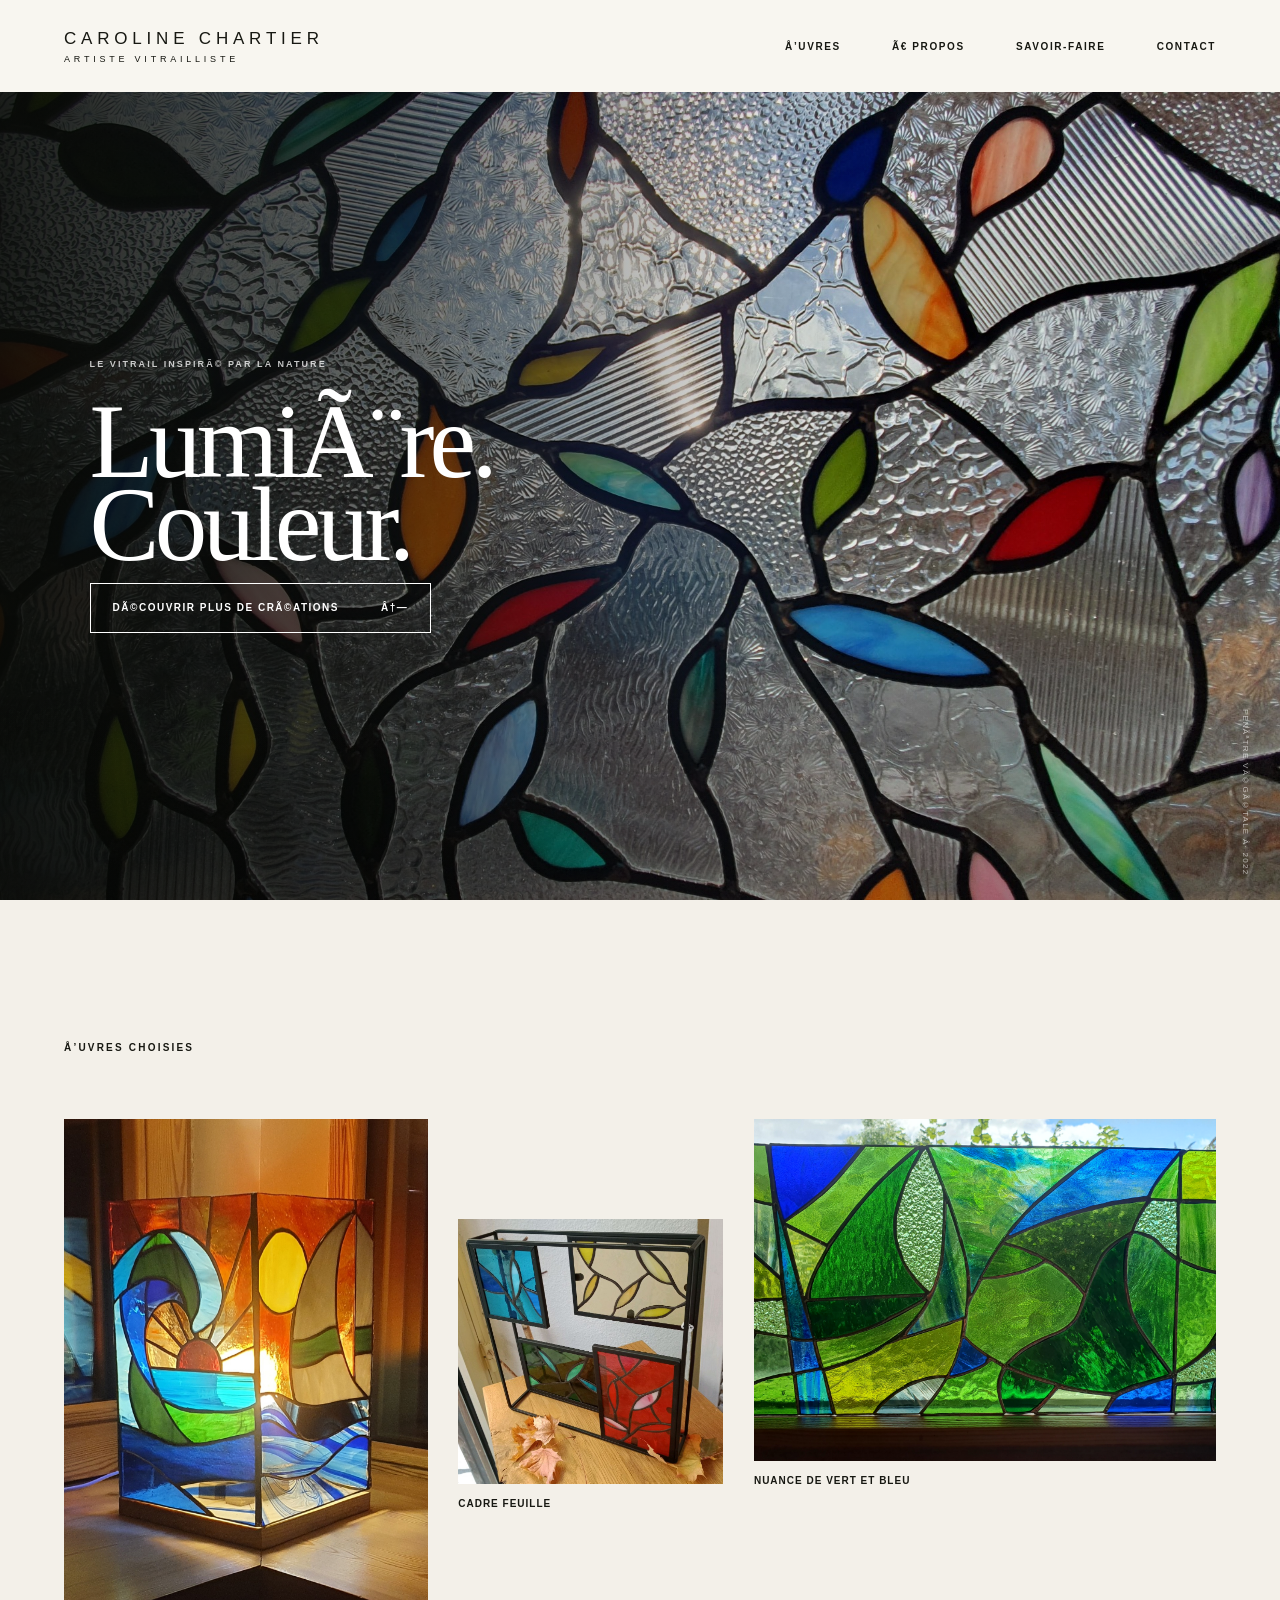
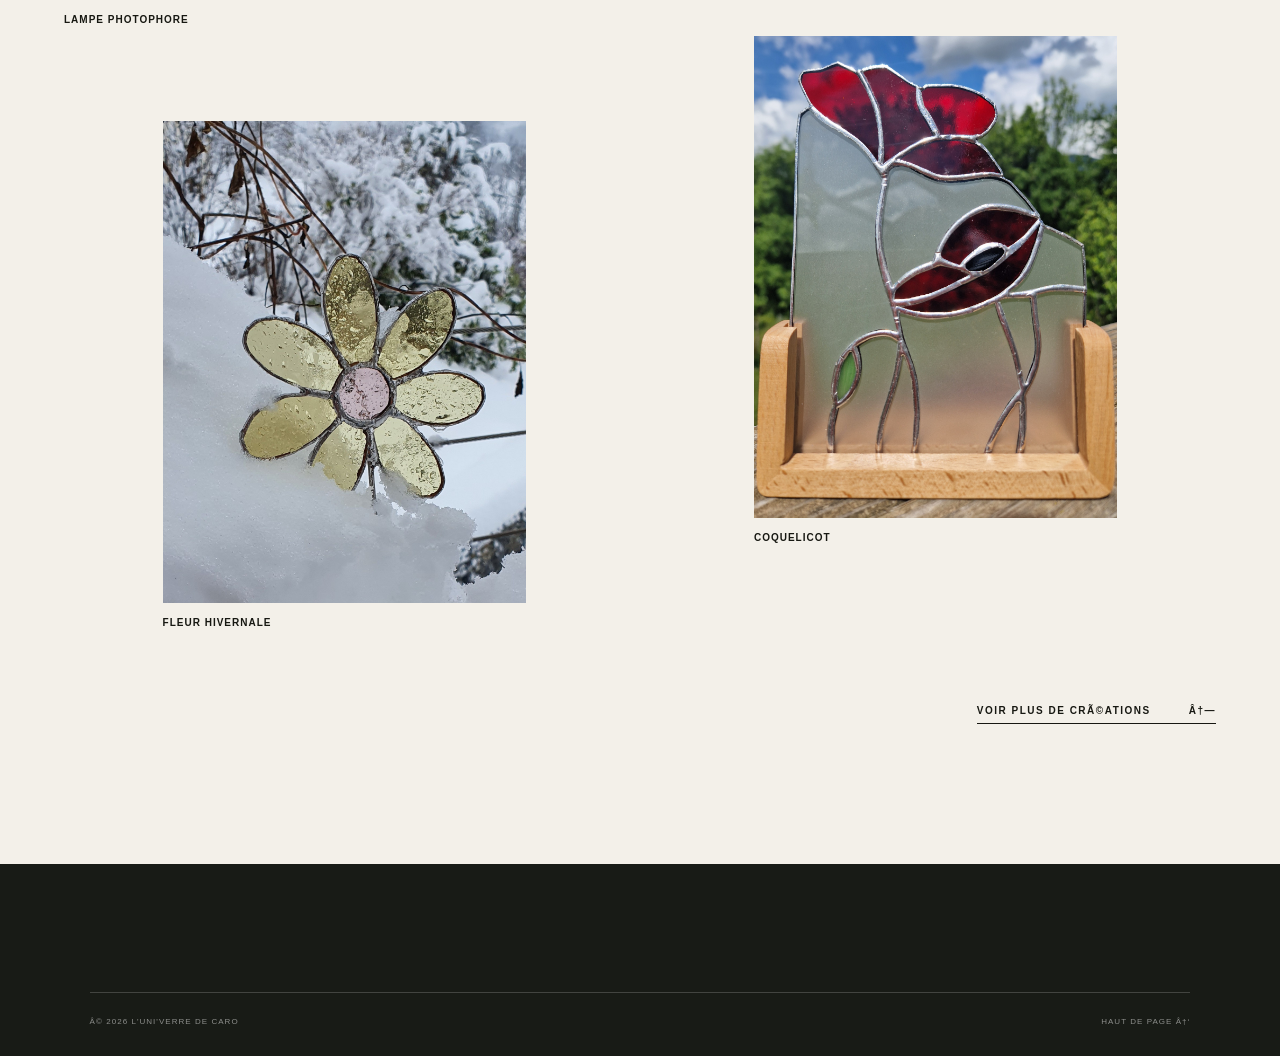
<file: index.html>
<!doctype html>
<html lang="fr">
<head>
  <!---<meta charset="utf-8">
  <meta name="viewport" content="width=device-width, initial-scale=1">
  <meta name="description" content="Vitraux artisanaux inspirés par la nature, l’architecture et la lumière naturelle.">
  --->
  <title>Caroline Chartier — Artiste vitrailliste</title>
  <link rel="icon" href="public/favicon.svg">
  <link rel="stylesheet" href="styles.css">
</head>
<body>
  <header class="site-header">
    <a class="brand" href="index.html" aria-label="Accueil Caroline Chartier"><span>Caroline Chartier</span><small>Artiste vitrailliste</small></a>
    <nav class="desktop-nav" aria-label="Navigation principale">
      <a href="work.html">Œuvres</a><a href="about.html">À propos</a><a href="process.html">Savoir-faire</a><!--<a href="commissions.html">Commandes</a>--><a href="contact.html">Contact</a>
    </nav>
    <details class="mobile-menu"><summary aria-label="Ouvrir le menu"><span></span><span></span></summary><nav aria-label="Navigation mobile">
      <a href="work.html"><small>01</small>Œuvres</a><a href="about.html"><small>02</small>À propos</a><a href="process.html"><small>03</small>Savoir-faire</a><!--<a href="commissions.html"><small>04</small>Commandes</a>--><a href="contact.html"><small>05</small>Contact</a>
    </nav></details>
  </header>

  <main id="top">
    <section class="hero">
      <div class="hero-copy">
        <p class="hero-kicker">Le vitrail inspiré par la nature</p>
        <h1>Lumière.<br>Couleur.</h1>
        <p></p>
        <!---<p class="hero-note">Blabla.</p>--->
        <a class="button button-light" href="work.html">Découvrir plus de créations <span aria-hidden="true">↗</span></a>
      </div>
      <p class="hero-caption">Fenêtre végétale · 2022</p>
    </section>

    <section class="featured-section">
      <div class="section-heading">
        <p class="eyebrow">Œuvres choisies</p>
        <!---<h2>Des pièces conçues<br>pour un lieu singulier.</h2>--->
      </div>
      <div class="featured-grid">
        <article class="project-card portrait"><span class="project-image-wrap"><img src="public/images/creations/lampe photophore vague.jpg" loading="lazy"></span><span class="project-meta"><span><strong>Lampe photophore</strong></span></span></article>

        <article class="project-card square"><span class="project-image-wrap"><img src="public/images/creations/cadre feuille.jpg" loading="lazy"></span><span class="project-meta"><span><strong>Cadre feuille</strong></span></span></article>

        <article class="project-card landscape"><span class="project-image-wrap"><img src="public/images/creations/fenetre nuance de vert et bleue.jpg" loading="lazy"></span><span class="project-meta"><span><strong>Nuance de vert et bleu</strong></span></span></article>

        <article class="project-card portrait"><span class="project-image-wrap"><img src="public/images/creations/fleur neige.jpg"  loading="lazy"></span><span class="project-meta"><span><strong>Fleur hivernale</strong></span></span></article>

        <article class="project-card portrait"><span class="project-image-wrap"><img src="public/images/creations/Bois coquelicot.jpg"  loading="lazy"></span><span class="project-meta"><span><strong>Coquelicot</strong></span></span></article>
      </div>
      <div class="featured-more"><a class="text-link" href="work.html">Voir plus de créations <span>↗</span></a></div>
    </section>

    <!---
    <section class="home-about">
      <div class="home-about-image"><img src="public/images/studio-process.jpg" alt="Artiste composant un motif botanique en vitrail sur son établi" loading="lazy"></div>
      <div class="home-about-copy"><p class="eyebrow">Rencontrer Elena</p><blockquote>« Je crée des vitraux qui saisissent la beauté de la lumière naturelle et transforment une pièce au fil de la journée. »</blockquote><p>Dans son atelier paisible de Portland, Elena réalise des vitraux architecturaux uniques, nourris par l’observation attentive et le savoir-faire traditionnel.</p><a class="text-link" href="about.html">À propos de l’artiste <span>↗</span></a></div>
    </section>
   

    <section class="home-process">
      <p class="section-number">01 — Le savoir-faire</p>
      <div><h2>Dessiné lentement.<br>Façonné à la main.<br><em>Éclairé par la nature.</em></h2><p>Du premier trait de crayon au polissage final, chaque étape est guidée par le lieu qui accueillera l’œuvre.</p><a class="button" href="process.html">Découvrir la fabrication <span>↗</span></a></div>
    </section>
  </main>
   -->

  <footer class="site-footer">
    <!---<div><p class="eyebrow">Une conversation en couleurs</p><h2>Un lieu<br>en tête ?</h2></div>
    <div class="footer-contact"><a class="text-link" href="commissions.html">Confier une commande <span>↗</span></a><a href="mailto:studio@elenamorgan.glass">studio@elenamorgan.glass</a></div>-->
    <div class="footer-bottom"><p>© <span data-year></span> l'Uni'Verre de Caro</p><a href="#top">Haut de page ↑</a></div>
  </footer>
  <script src="site.js"></script>
</body>
</html>
</file>
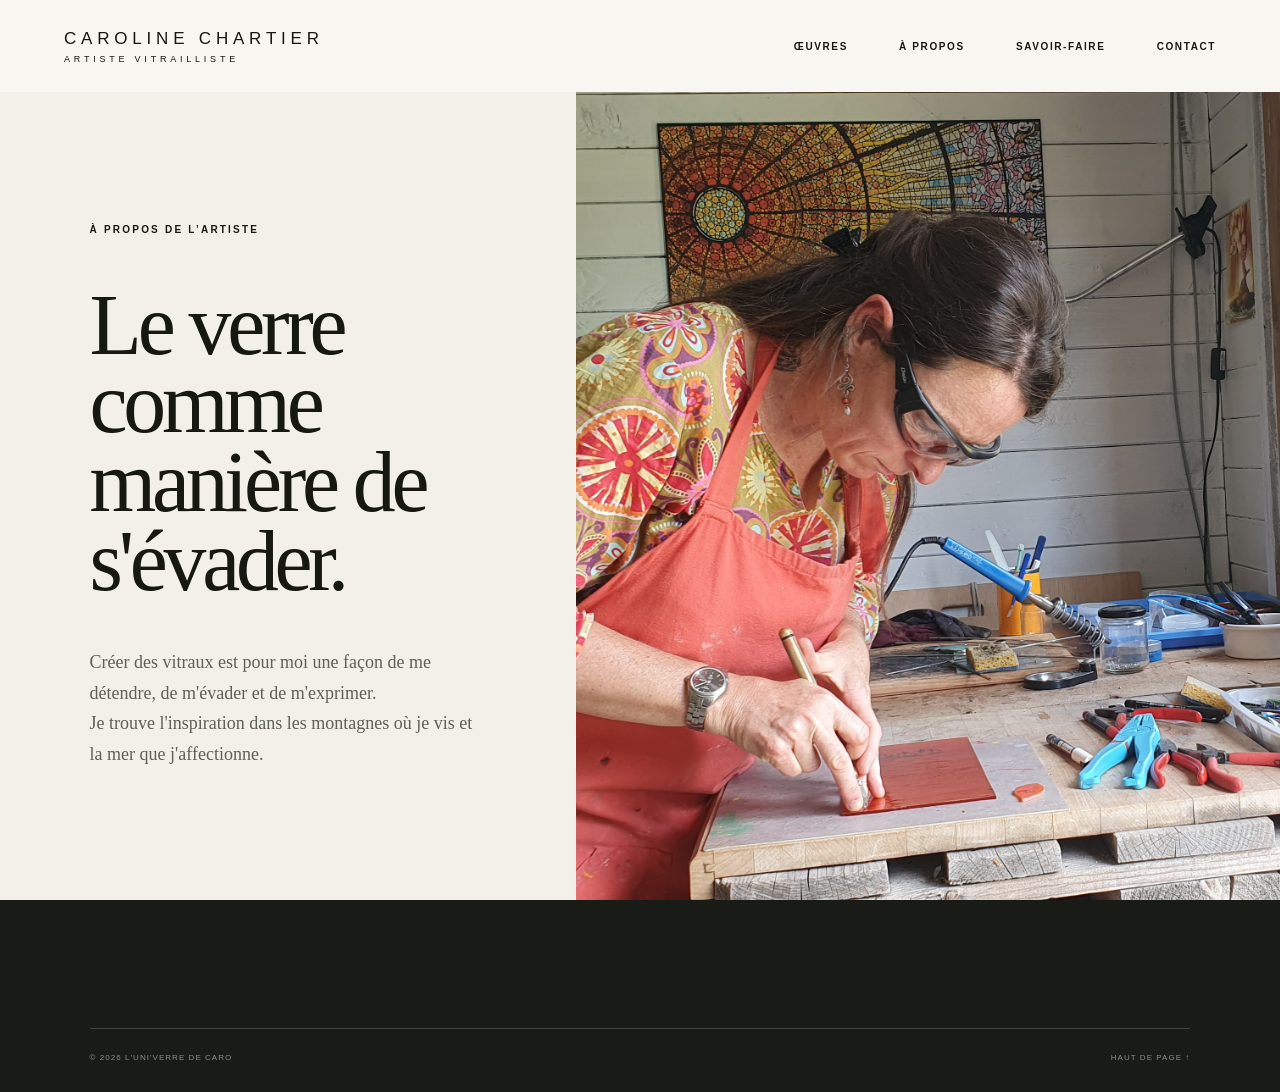
<file: about.html>
<!doctype html>
<html lang="fr">
<head><title>À propos — Caroline Chartier</title><link rel="icon" href="public/favicon.svg"><link rel="stylesheet" href="styles.css"></head>
<body>
  <header class="site-header">
    <a class="brand" href="index.html" aria-label="Accueil Caroline Chartier"><span>Caroline Chartier</span><small>Artiste vitrailliste</small></a>
    <nav class="desktop-nav" aria-label="Navigation principale">
      <a href="work.html">Œuvres</a><a href="about.html">À propos</a><a href="process.html">Savoir-faire</a><!--<a href="commissions.html">Commandes</a>--><a href="contact.html">Contact</a>
    </nav>
    <details class="mobile-menu"><summary aria-label="Ouvrir le menu"><span></span><span></span></summary><nav aria-label="Navigation mobile">
      <a href="work.html"><small>01</small>Œuvres</a><a href="about.html"><small>02</small>À propos</a><a href="process.html"><small>03</small>Savoir-faire</a><!--<a href="commissions.html"><small>04</small>Commandes</a>--><a href="contact.html"><small>05</small>Contact</a>
    </nav></details>
  </header>
  <main id="top">
  
    <section class="split-hero about-hero"><div class="split-copy"><p class="eyebrow">À propos de l’artiste</p><h1>Le verre comme<br>manière de s'évader.</h1><p class="lead">Créer des vitraux est pour moi une façon de me détendre, de m'évader et de m'exprimer. <br> Je trouve l'inspiration dans les montagnes où je vis et la mer que j'affectionne.</p></div><div class="split-image"><img src="public/images/coupe du verre.jpg"></div></section>
  
  <!---<section class="story-section"><p class="section-number">01 — Parcours</p><div class="story-copy"><h2>« Je souhaite qu’une fenêtre donne l’impression d’avoir toujours appartenu à la pièce. »</h2><div class="columns"><p>Après des études d’illustration et de vitrail traditionnel, Elena fonde son atelier à Portland en 2014. Ses premières œuvres explorent de petits panneaux botaniques ; aujourd’hui, sa pratique s’étend des luminaires intimistes aux commandes architecturales.</p><p>Chaque projet est façonné lentement, à la main. Les variations de couleur, de texture et de ligne demeurent visibles — elles témoignent à la fois de la matière et du geste.</p></div></div></section> 

  <section class="values-strip"><article><span>01</span><h3>Inspiré par le lieu</h3><p>Chaque création répond à l’architecture, au paysage et à la course quotidienne du soleil.</p></article><article><span>02</span><h3>Façonné à la main</h3><p>Découpé, serti, soudé et patiné dans l’atelier de Portland selon des méthodes durables.</p></article><article><span>03</span><h3>Fait pour durer</h3><p>Des œuvres pensées pour gagner en beauté et en sens au fil des générations.</p></article></section>
  </main>
  --->


  <footer class="site-footer">
    <!---<div><p class="eyebrow">Une conversation en couleurs</p><h2>Un lieu<br>en tête ?</h2></div>
    <div class="footer-contact"><a class="text-link" href="commissions.html">Confier une commande <span>↗</span></a><a href="mailto:studio@elenamorgan.glass">studio@elenamorgan.glass</a></div>-->
    <div class="footer-bottom"><p>© <span data-year></span> l'Uni'Verre de Caro</p><a href="#top">Haut de page ↑</a></div>
  </footer>
  <script src="site.js"></script>
</body></html>
</file>
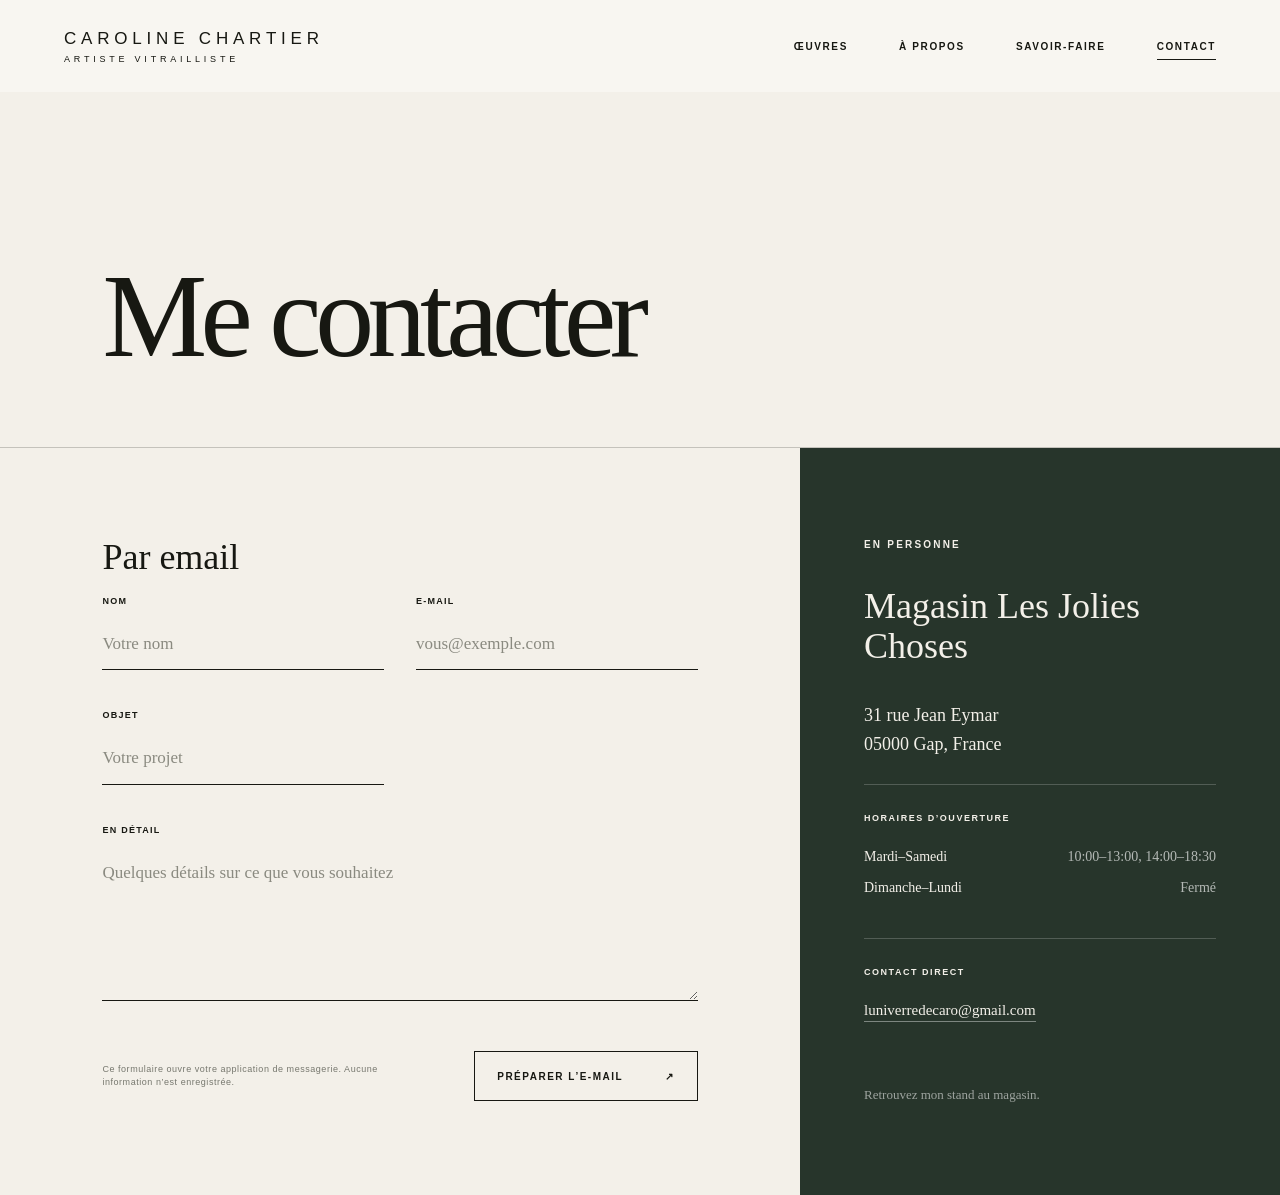
<file: contact.html>
<!doctype html>
<html lang="fr">
<head><meta charset="utf-8"><meta name="viewport" content="width=device-width, initial-scale=1"><meta name="description" content="Contactez Caroline Chartier, artiste vitrailliste, par e-mail ou retrouvez ses créations à Gap."><title>Contact — Caroline Chartier</title><link rel="icon" href="public/favicon.svg"><link rel="stylesheet" href="styles.css"></head>
<body>
  <header class="site-header">
    <a class="brand" href="index.html" aria-label="Accueil Caroline Chartier"><span>Caroline Chartier</span><small>Artiste vitrailliste</small></a>
    <nav class="desktop-nav" aria-label="Navigation principale">
      <a href="work.html">Œuvres</a><a href="about.html">À propos</a><a href="process.html">Savoir-faire</a><!--<a href="commissions.html">Commandes</a>--><a class="static-current" href="contact.html">Contact</a>
    </nav>
    <details class="mobile-menu"><summary aria-label="Ouvrir le menu"><span></span><span></span></summary><nav aria-label="Navigation mobile">
      <a href="work.html"><small>01</small>Œuvres</a><a href="about.html"><small>02</small>À propos</a><a href="process.html"><small>03</small>Savoir-faire</a><!--<a href="commissions.html"><small>04</small>Commandes</a>--><a href="contact.html"><small>05</small>Contact</a>
    </nav></details>
  </header>
  <main id="top">
    <section class="contact-heading"><h1>Me contacter</h1></section>
    <section class="contact-layout">
      <div class="contact-form-wrap"><h2>Par email</h2>
        <form class="contact-form" data-mailto-form data-recipient="luniverredecaro@gmail.com">
          <label><span>Nom</span><input name="name" type="text" autocomplete="name" required placeholder="Votre nom"></label>
          <label><span>E-mail</span><input name="email" type="email" autocomplete="email" required placeholder="vous@exemple.com"></label>
          <label><span>Objet</span><input name="objet" type="text" required placeholder="Votre projet"></label>
          <label class="full"><span>En détail</span><textarea name="message" required rows="5" placeholder="Quelques détails sur ce que vous souhaitez"></textarea></label>
          <div class="form-submit"><p class="static-contact-status" data-form-status aria-live="polite">Ce formulaire ouvre votre application de messagerie. Aucune information n’est enregistrée.</p><button class="button" type="submit">Préparer l’e-mail <span>↗</span></button></div>
        </form>
      </div>
      <aside class="visit-card"><p class="eyebrow">En personne</p><h2>Magasin Les Jolies Choses</h2>
        <address><span>31 rue Jean Eymar</span><span>05000 Gap, France</span></address>
        <div class="hours"><h3>Horaires d’ouverture</h3><p><span>Mardi–Samedi</span><strong>10:00–13:00, 14:00–18:30</strong></p><p><span>Dimanche–Lundi</span><strong>Fermé</strong></p></div><div class="direct-contact"><h3>Contact direct</h3><a href="mailto:luniverredecaro@gmail.com">luniverredecaro@gmail.com</a></div><p class="visit-note">Retrouvez mon stand au magasin.</p></aside>
    </section>
  </main>
  <script src="site.js"></script>
</body></html>
</file>
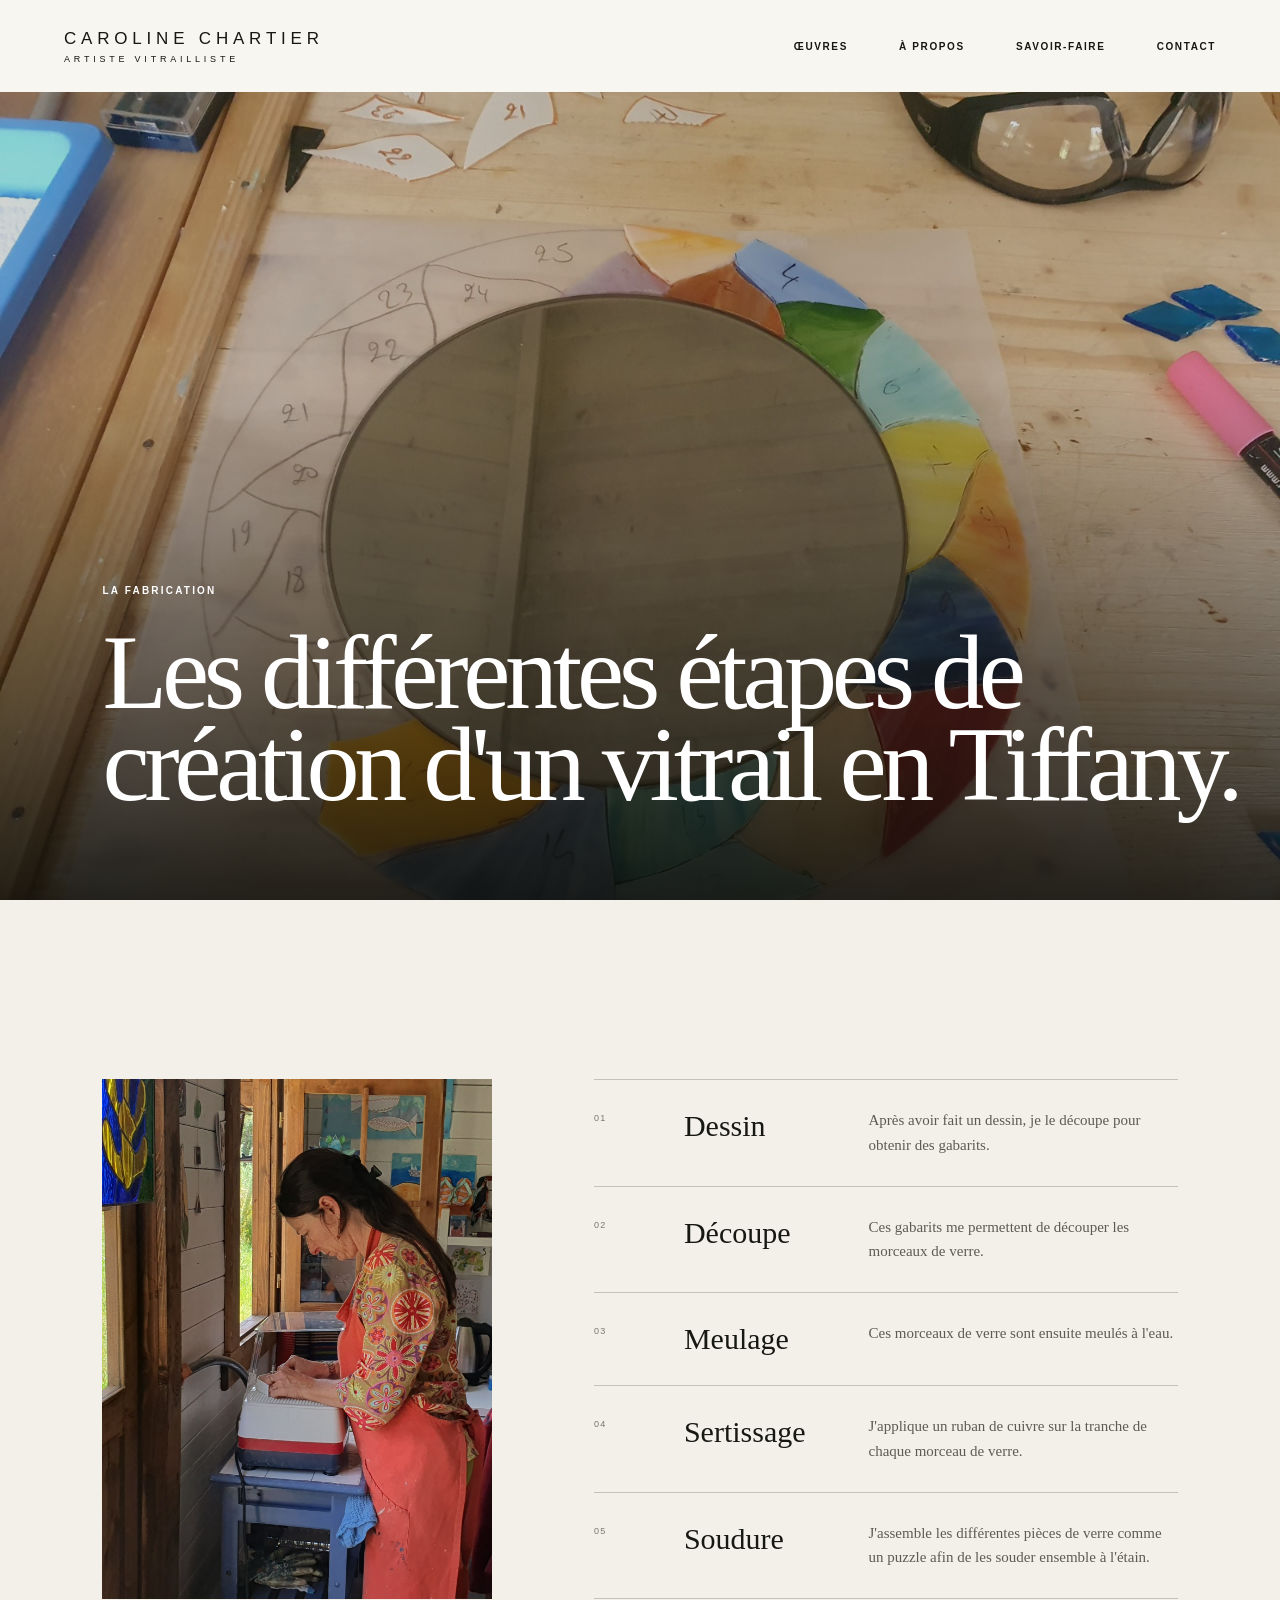
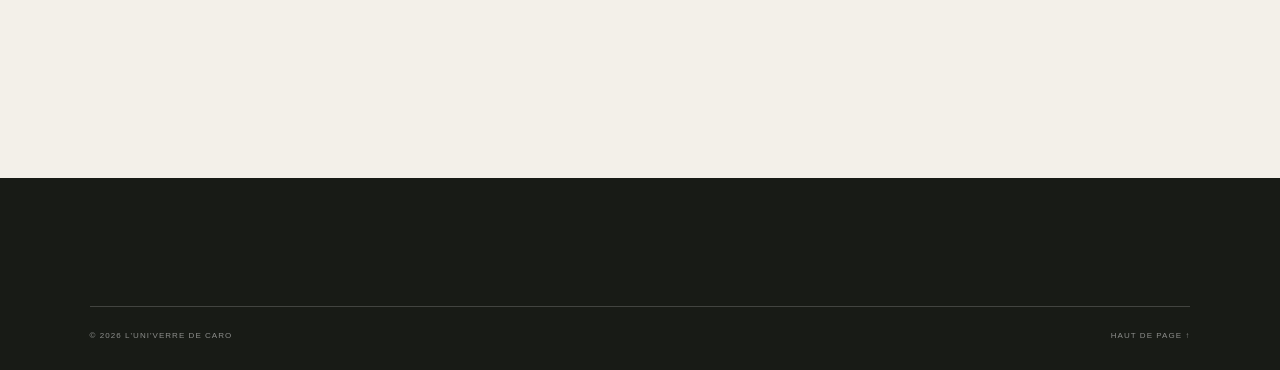
<file: process.html>
<!doctype html>
<html lang="fr">
<head><title>Savoir-faire — Caroline Chartier</title><link rel="icon" href="public/favicon.svg"><link rel="stylesheet" href="styles.css"></head>
<body>
  <header class="site-header">
    <a class="brand" href="index.html" aria-label="Accueil Caroline Chartier"><span>Caroline Chartier</span><small>Artiste vitrailliste</small></a>
    <nav class="desktop-nav" aria-label="Navigation principale">
      <a href="work.html">Œuvres</a><a href="about.html">À propos</a><a href="process.html">Savoir-faire</a><!--<a href="commissions.html">Commandes</a>--><a href="contact.html">Contact</a>
    </nav>
    <details class="mobile-menu"><summary aria-label="Ouvrir le menu"><span></span><span></span></summary><nav aria-label="Navigation mobile">
      <a href="work.html"><small>01</small>Œuvres</a><a href="about.html"><small>02</small>À propos</a><a href="process.html"><small>03</small>Savoir-faire</a><!--<a href="commissions.html"><small>04</small>Commandes</a>--><a href="contact.html"><small>05</small>Contact</a>
    </nav></details>
  </header>
  <main id="top">

  <section class="process-hero"><img src="public/images/creations/vitrail en cours.jpeg"><div><p class="eyebrow">La fabrication</p><h1>Les différentes étapes de création d'un vitrail en Tiffany.</h1></div></section>

  <section class="process-list">
    <div class="split-image"><img src="public/images/meulage.jpg" alt="Les mains d’Elena Morgan disposant du verre sur son établi"></div>
    
    <div>
      <!--<article><span>01</span><h3>Écouter</h3><p>Tout commence par le lieu : photographies, dimensions, architecture, paysage et atmosphère souhaitée.</p></article>-->
      <article><span>01</span><h3>Dessin</h3><p>Après avoir fait un dessin, je le découpe pour obtenir des gabarits.</p></article>
      <article><span>02</span><h3>Découpe</h3><p>Ces gabarits me permettent de découper les morceaux de verre.</p></article>
      <article><span>03</span><h3>Meulage</h3><p>Ces morceaux de verre sont ensuite meulés à l'eau.</p></article>
      <article><span>04</span><h3>Sertissage</h3><p>J'applique un ruban de cuivre sur la tranche de chaque morceau de verre.</p></article>
      <article><span>05</span><h3>Soudure</h3><p>J'assemble les différentes pièces de verre comme un puzzle afin de les souder ensemble à l'étain.</p></article>
    </div></section>
  </main>
  
   <footer class="site-footer">
    <!---<div><p class="eyebrow">Une conversation en couleurs</p><h2>Un lieu<br>en tête ?</h2></div>
    <div class="footer-contact"><a class="text-link" href="commissions.html">Confier une commande <span>↗</span></a><a href="mailto:studio@elenamorgan.glass">studio@elenamorgan.glass</a></div>-->
    <div class="footer-bottom"><p>© <span data-year></span> l'Uni'Verre de Caro</p><a href="#top">Haut de page ↑</a></div>
  </footer>
  <script src="site.js"></script>
</body></html>
</file>
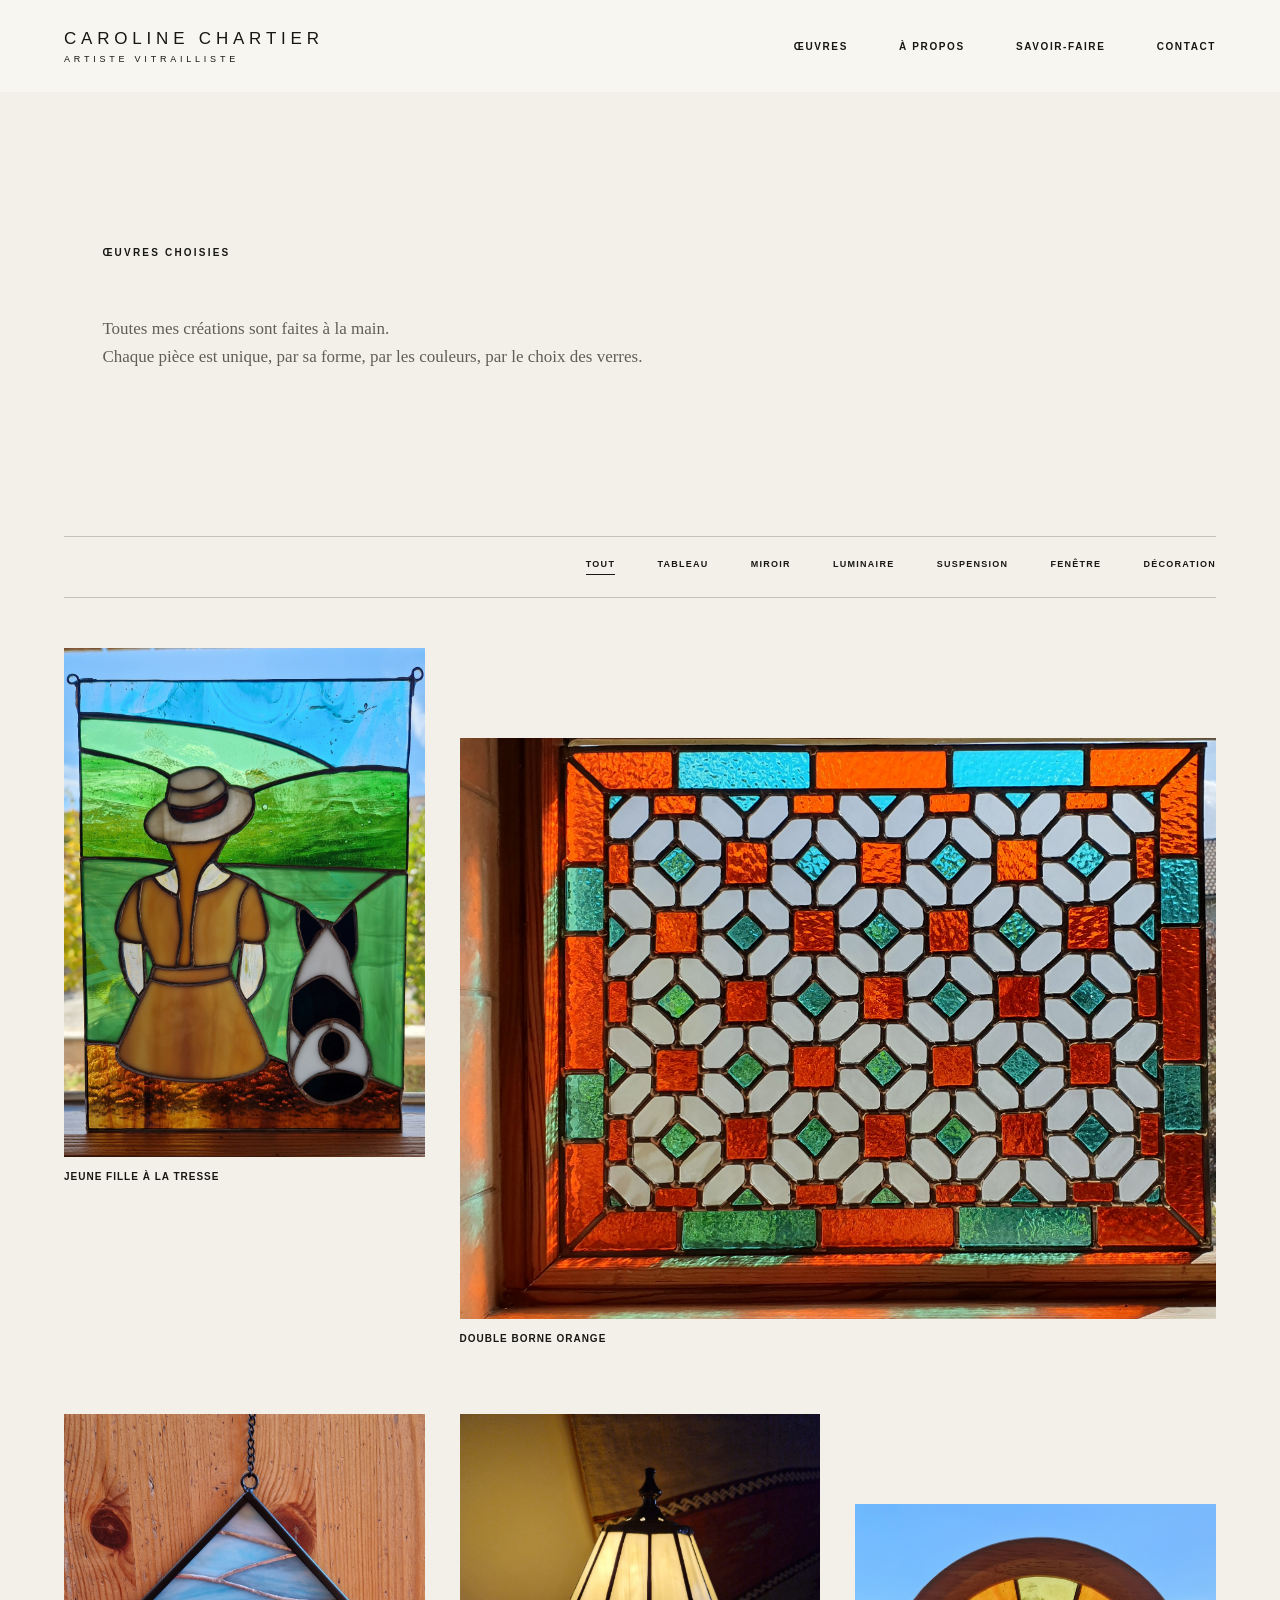
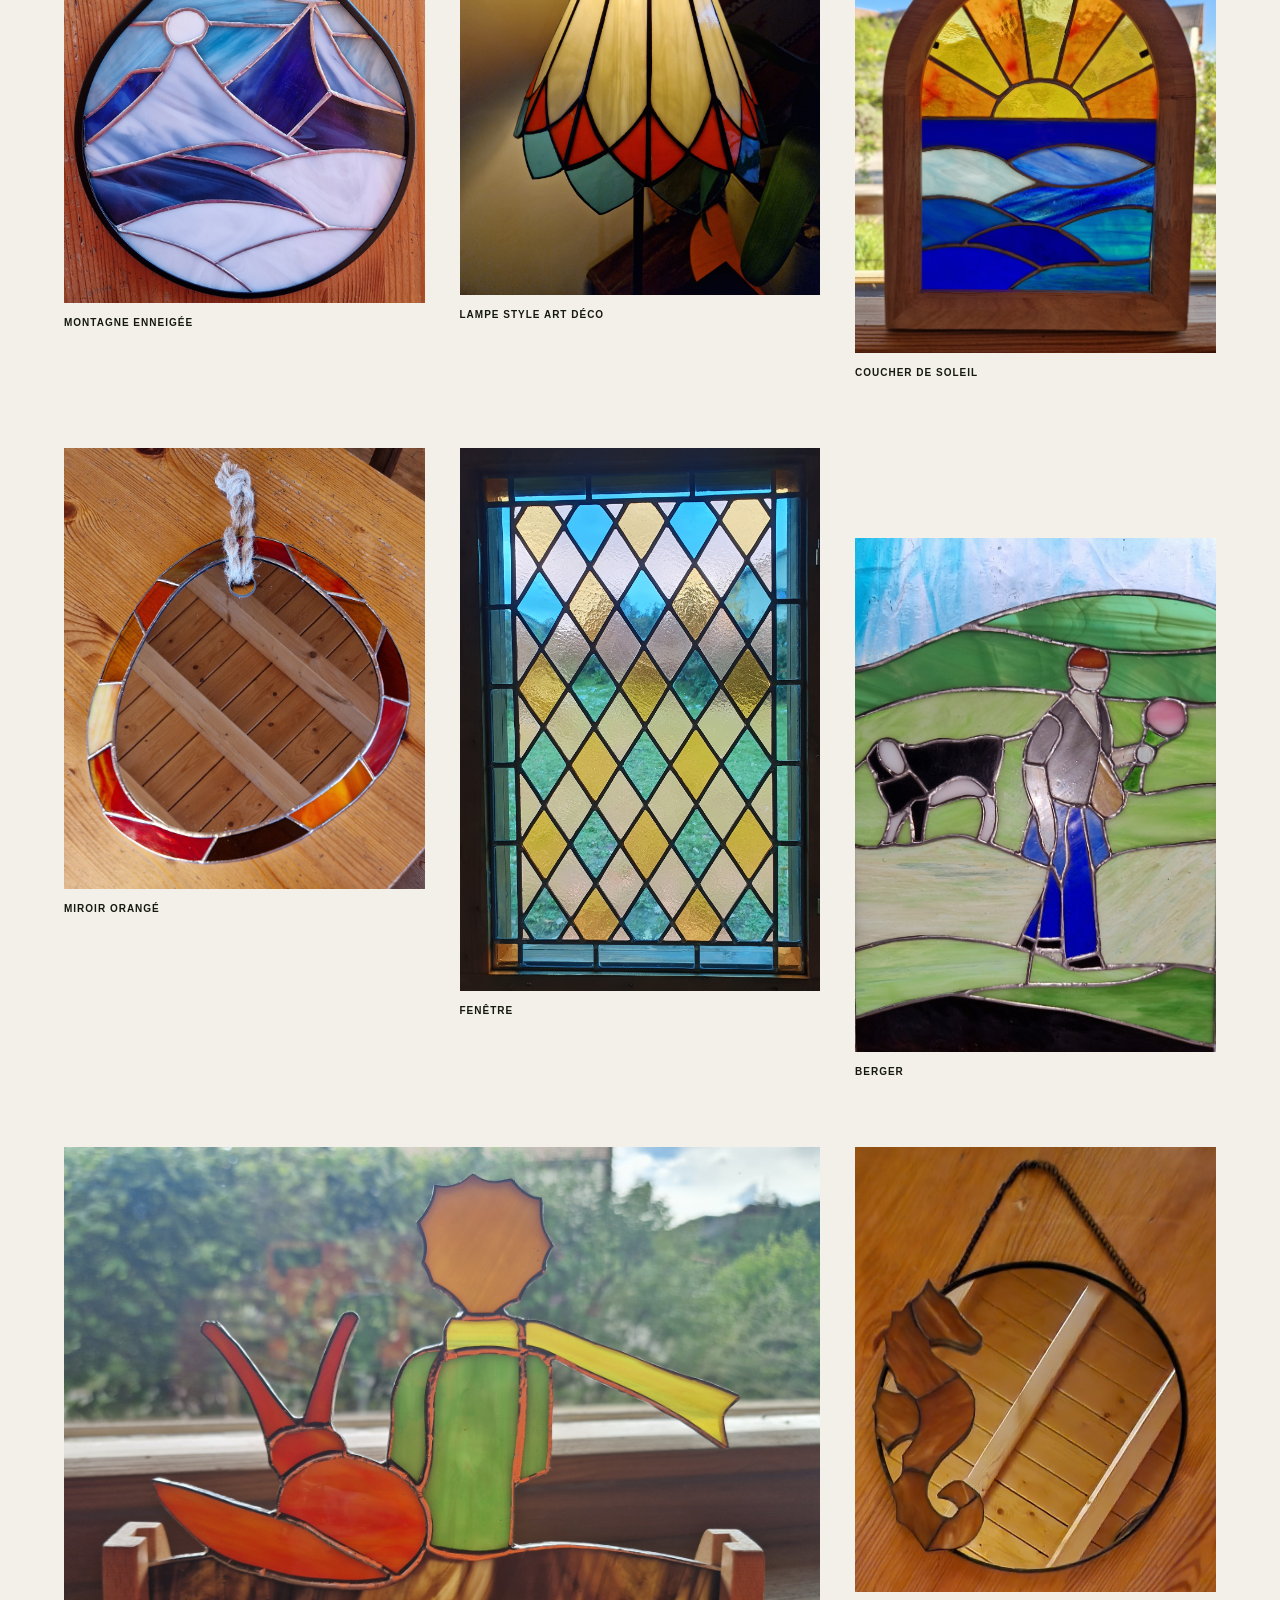
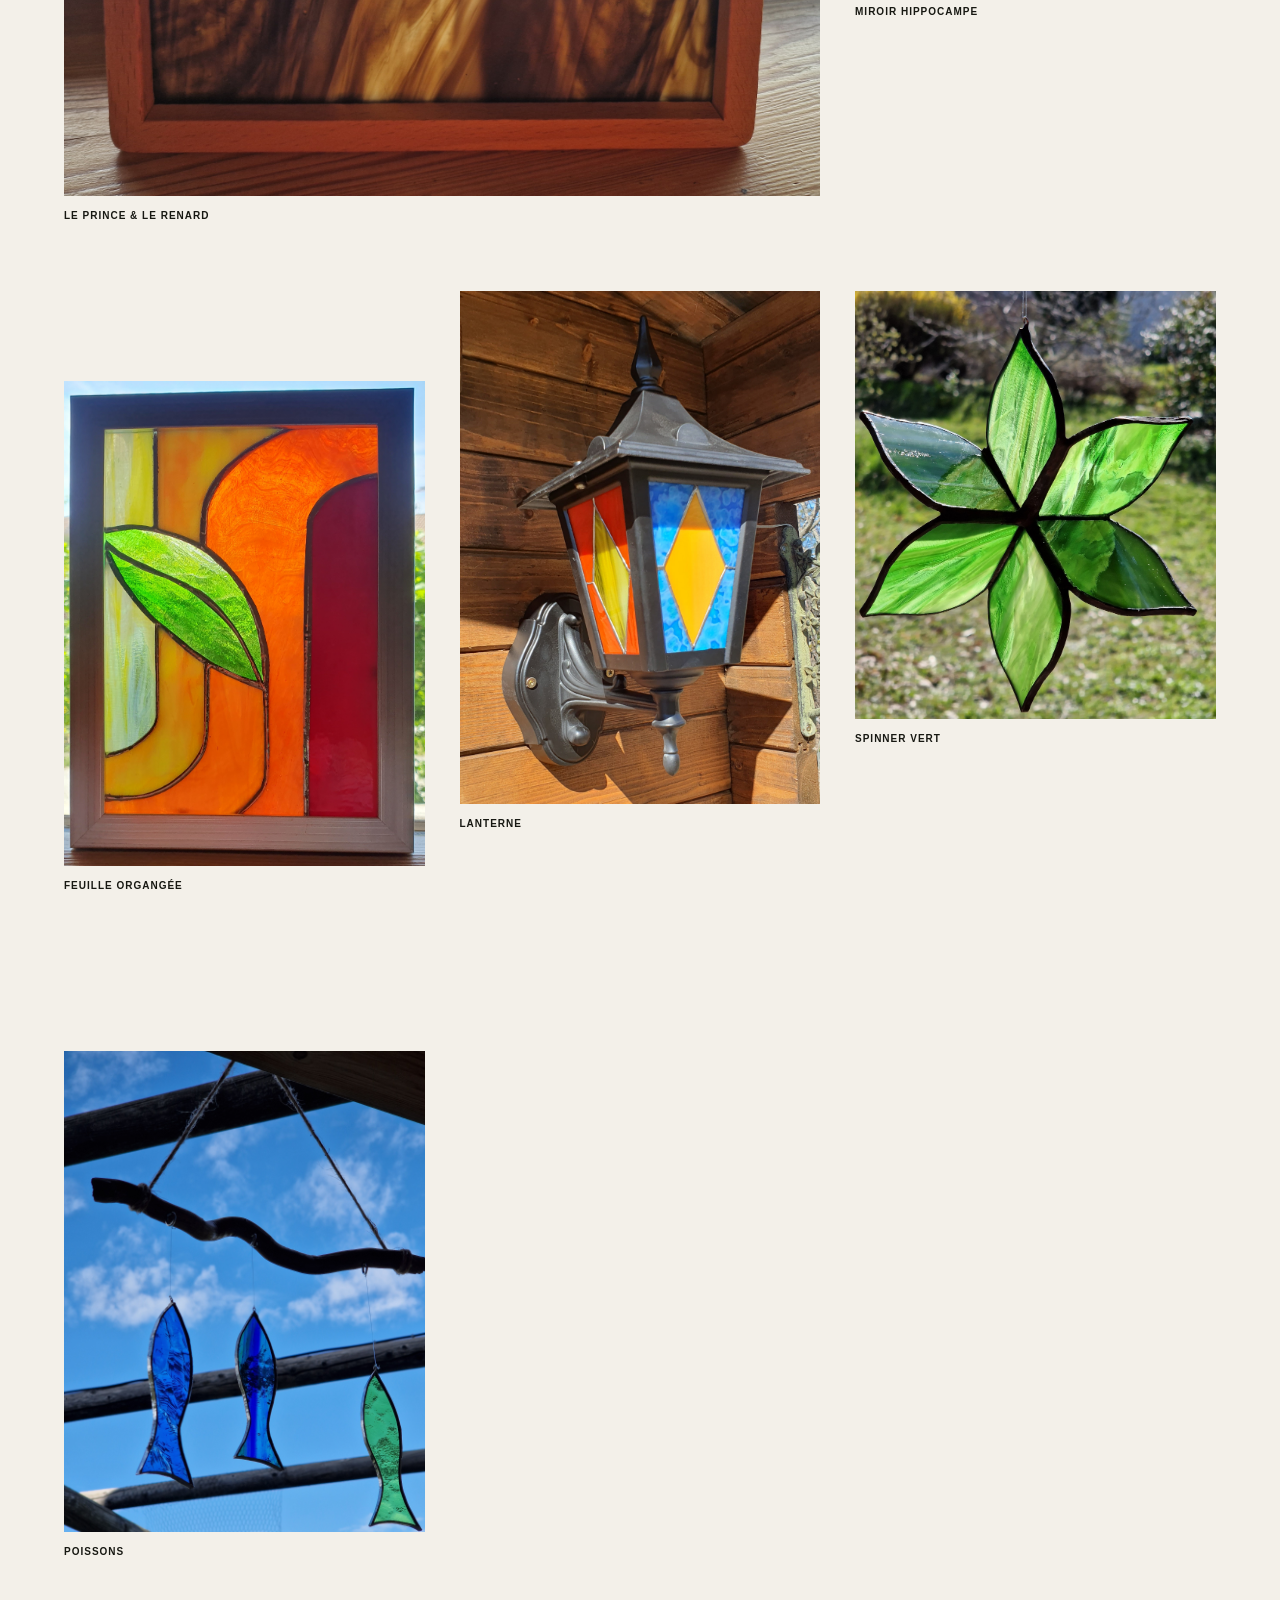
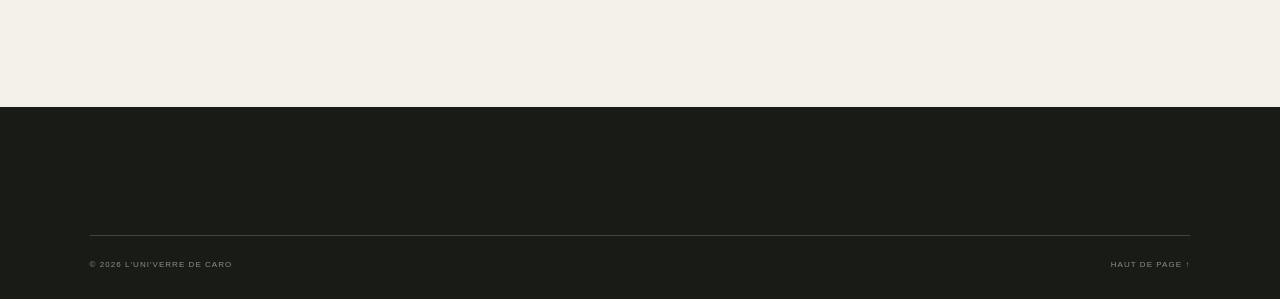
<file: work.html>
<!doctype html>
<html lang="fr">
<head>
  <title>Œuvres choisies — Caroline Chartier</title><link rel="icon" href="public/favicon.svg"><link rel="stylesheet" href="styles.css">
</head>
<body>
  <header class="site-header">
    <a class="brand" href="index.html" aria-label="Accueil Caroline Chartier"><span>Caroline Chartier</span><small>Artiste vitrailliste</small></a>
    <nav class="desktop-nav" aria-label="Navigation principale">
      <a href="work.html">Œuvres</a><a href="about.html">À propos</a><a href="process.html">Savoir-faire</a><!--<a href="commissions.html">Commandes</a>--><a href="contact.html">Contact</a>
    </nav>
    <details class="mobile-menu"><summary aria-label="Ouvrir le menu"><span></span><span></span></summary><nav aria-label="Navigation mobile">
      <a href="work.html"><small>01</small>Œuvres</a><a href="about.html"><small>02</small>À propos</a><a href="process.html"><small>03</small>Savoir-faire</a><!--<a href="commissions.html"><small>04</small>Commandes</a>--><a href="contact.html"><small>05</small>Contact</a>
    </nav></details>
  </header>
  <main id="top">
    <section class="page-intro page-intro-wide"><p class="eyebrow">Œuvres choisies</p>
      <div>
        <!--<h1>Conçues pour accueillir<br><em>la lumière.</em></h1>-->
        <p>Toutes mes créations sont faites à la main. <br> Chaque pièce est unique, par sa forme, par les couleurs, par le choix des verres.</p>
      </div>
    </section>
    <section class="work-section static-gallery">
      <div class="filter-row" role="group" aria-label="Filtrer les projets">
        <button class="active" data-filter="Tout">Tout</button>
        <button data-filter="Tableau">Tableau</button>
        <button data-filter="Miroir">Miroir</button>
        <button data-filter="Luminaire">Luminaire</button>
        <button data-filter="Suspension">Suspension</button>
        <button data-filter="Fenêtre">Fenêtre</button>
        <button data-filter="Décoration">Décoration</button>
      </div>
      <div class="gallery-grid">
        <article class="project-card portrait" data-category="Tableau"><span class="project-image-wrap"><img src="public/images/creations/Tableau jeune fille a la tresse.jpg"></span><span class="project-meta"><strong>Jeune fille à la tresse</strong></span></article>
        
        <article class="project-card landscape" data-category="Fenêtre"><span class="project-image-wrap"><img src="public/images/creations/double borne orange.jpg"></span><span class="project-meta"><strong>Double borne orange</strong></span></article>

        <article class="project-card portrait" data-category="Décoration"><span class="project-image-wrap"><img src="public/images/creations/goutte montagne enneigée.jpg"></span><span class="project-meta"><strong>Montagne enneigée</strong></span></article>

        <article class="project-card portrait" data-category="Luminaire"><span class="project-image-wrap"><img src="public/images/creations/lampe art deco.jpg"></span><span class="project-meta"><strong>Lampe style art déco</strong></span></article>

        <article class="project-card portrait" data-category="Tableau"><span class="project-image-wrap"><img src="public/images/creations/tableau coucher de soleil.jpg"></span><span class="project-meta"><strong>Coucher de soleil</strong></span></article>

        <article class="project-card portrait" data-category="Miroir"><span class="project-image-wrap"><img src="public/images/creations/miroir rouge orange.jpg"></span><span class="project-meta"><strong>Miroir orangé</strong></span></article>

        <article class="project-card portrait" data-category="Fenêtre"><span class="project-image-wrap"><img src="public/images/creations/fenetre atelier.jpg"></span><span class="project-meta"><strong>Fenêtre</strong></span></article>

        <article class="project-card portrait" data-category="Tableau"><span class="project-image-wrap"><img src="public/images/creations/tableau le berger.jpg"></span><span class="project-meta"><strong>Berger</strong></span></article>

        <article class="project-card landscape" data-category="Décoration"><span class="project-image-wrap"><img src="public/images/creations/bois le prince et le renard.jpg"></span><span class="project-meta"><strong>Le prince & le renard</strong></span></article>

        <article class="project-card portrait" data-category="Miroir"><span class="project-image-wrap"><img src="public/images/creations/miroir hippocampe.jpg"></span><span class="project-meta"><strong>Miroir hippocampe</strong></span></article>

        <article class="project-card portrait" data-category="Tableau"><span class="project-image-wrap"><img src="public/images/creations/tableau feuille orange.jpg"></span><span class="project-meta"><strong>Feuille organgée</strong></span></article>

        <article class="project-card portrait" data-category="Luminaire"><span class="project-image-wrap"><img src="public/images/creations/lanterne atelier.jpg"></span><span class="project-meta"><strong>Lanterne</strong></span></article>

        <article class="project-card portrait" data-category="Suspension"><span class="project-image-wrap"><img src="public/images/creations/spinner vert.jpeg"></span><span class="project-meta"><strong>Spinner vert</strong></span></article>

        <article class="project-card portrait" data-category="Suspension"><span class="project-image-wrap"><img src="public/images/creations/poissons.jpg"></span><span class="project-meta"><strong>Poissons</strong></span></article>

        <!--<article class="project-card square" data-category="Panneaux"><span class="project-image-wrap"><img src="public/images/hillside-view.jpg" alt="Paysage circulaire en vitrail avec montagnes vertes et soleil pâle"></span><span class="project-meta"><strong>Vue des collines</strong></span></article>-->
      </div>
    </section>
  </main>

  <footer class="site-footer">
    <!---<div><p class="eyebrow">Une conversation en couleurs</p><h2>Un lieu<br>en tête ?</h2></div>
    <div class="footer-contact"><a class="text-link" href="commissions.html">Confier une commande <span>↗</span></a><a href="mailto:studio@elenamorgan.glass">studio@elenamorgan.glass</a></div>-->
    <div class="footer-bottom"><p>© <span data-year></span> l'Uni'Verre de Caro</p><a href="#top">Haut de page ↑</a></div>
  </footer>
  <script src="site.js"></script>
</body>
</html>
</file>
<file: styles.css>
@import url("./app/globals.css");

/* File-preview paths: these override web-root image URLs when index.html is
   opened directly from Finder. Keep replacement images in public/images/. */
.hero {
  background-image: linear-gradient(90deg, rgba(8, 10, 7, .92) 0%, rgba(8, 10, 7, .58) 31%, rgba(8, 10, 7, .08) 62%), url('./public/images/creations/fenetre-vegetale.jpeg');
}

.material-quote {
  background-image: linear-gradient(rgba(10,12,8,.42), rgba(10,12,8,.42)), url('./public/images/hero-magnolia.jpg');
}

@media (max-width: 760px) {
  .hero {
    background-image: linear-gradient(90deg, rgba(8,10,7,.81), rgba(8,10,7,.12)), url('./public/images/creations/fenetre-vegetale.jpeg');
  }
}

/* Enhancements used by the no-build HTML version. */
.static-current::after { right: 0 !important; }
.static-gallery [hidden] { display: none !important; }
.static-gallery article.project-card { cursor: default; }
.static-gallery .gallery-grid .project-image-wrap { aspect-ratio: auto; }
.static-gallery .gallery-grid .project-image-wrap img { height: auto; object-fit: contain; }
.static-project-button { width: 100%; }
.static-lightbox[hidden] { display: none; }
.static-lightbox .lightbox-copy { align-self: center; }
.static-lightbox .lightbox-media img { width: 100%; }
.static-lightbox .lightbox-copy dl { margin-bottom: 0; }
.static-contact-status { min-height: 1.5em; }
</file>
